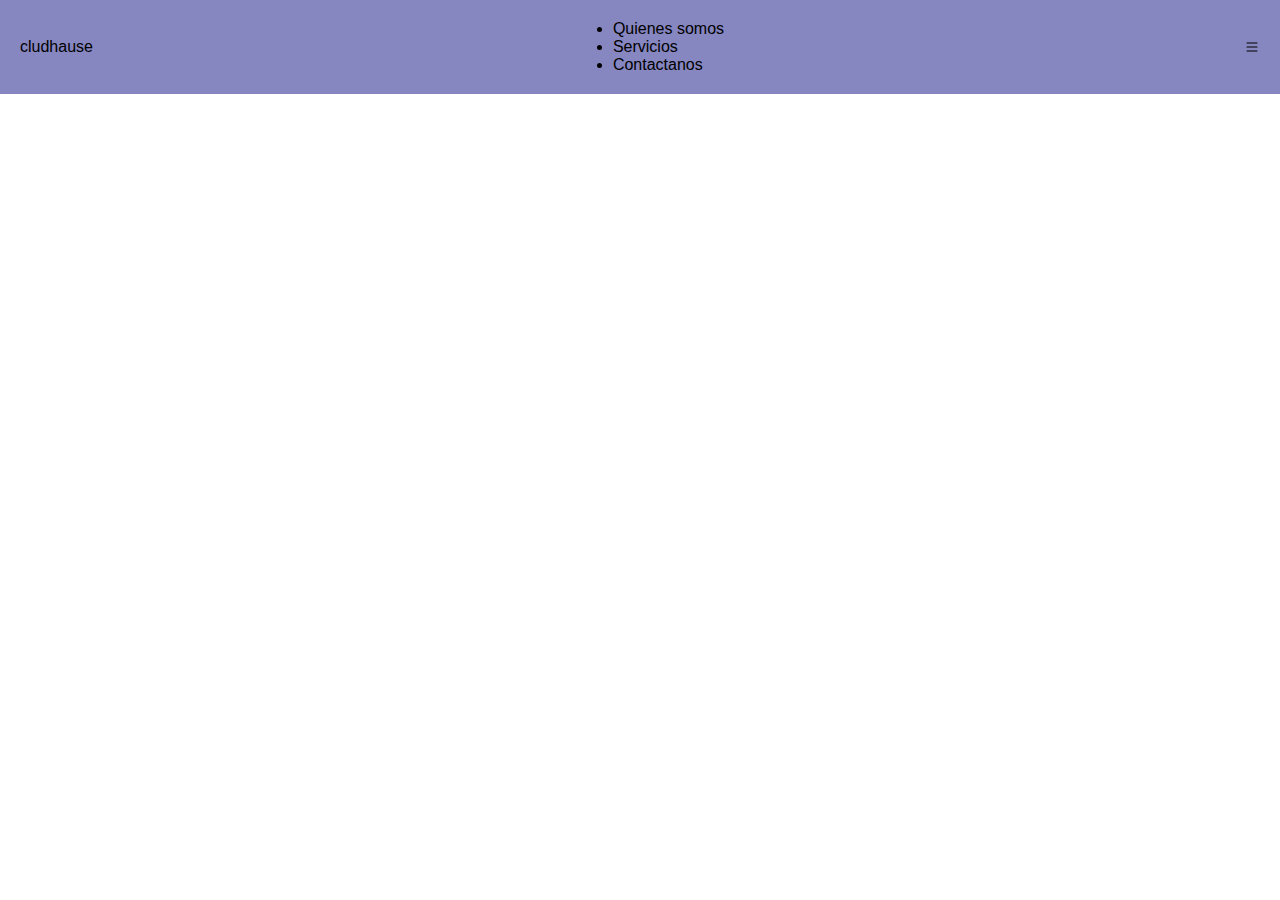
<file: 08-Responsive-Desings/index.html>
<!DOCTYPE html>
<html lang="en">
  <head>
    <meta charset="UTF-8" />
    <meta name="viewport" content="width=device-width, initial-scale=1.0" />
    <title>responsive desing</title>
    <link rel="stylesheet" href="./style.css" />
  </head>
  <body>
    <header>
      <div class="logo">cludhause</div>
      <nav>
        <ul>
          <li>Quienes somos</li>
          <li>Servicios</li>
          <li>Contactanos</li>
        </ul>
      </nav>
      <img src="assets/Iconos/list.svg" alt="" />
    </header>
    <main>
      <h1>somos la mejor institucion de tecnologfia y aprendizaje</h1>
      <p>
        Podemos decir que la tecnología sirve para solucionar de manera más
        efectiva y con más rapidez algunos de los problemas que se nos presentan
        en el día a día a las personas. Se emplea para crear instrumentos,
        herramientas y conocimientos que dan la posibilidad a los humanos de
        cambiar su entorno y adaptarse a él
      </p>
      <p></p>
    </main>
  </body>
</html>
</file>
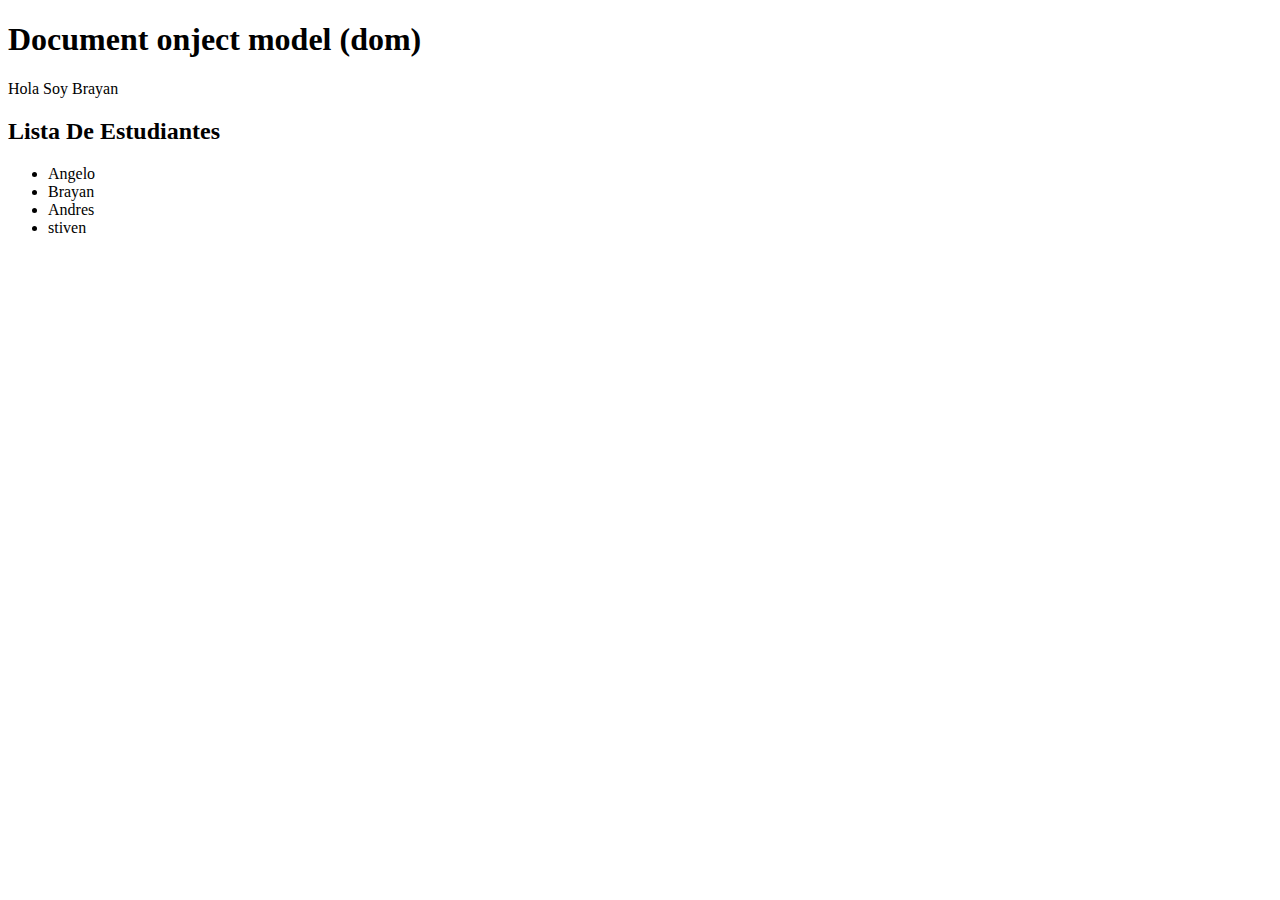
<file: 04-FrontEnd/04-dom/index.html>
<!DOCTYPE html>
<html lang="en">
  <head>
    <meta charset="UTF-8" />
    <meta name="viewport" content="width=device-width, initial-scale=1.0" />
    <title>Document</title>
    <a href="./script.js"></a>
  </head>
  <body>
    <h1>Document onject model (dom)</h1>
    <p class="nomre">Hola Soy Brayan</p>
    <h2>Lista De Estudiantes</h2>
    <ul>
      <li>Angelo</li>
      <li>Brayan</li>
      <li>Andres</li>
      <li id="stiven">stiven</li>
    </ul>
  </body>
</html>
</file>
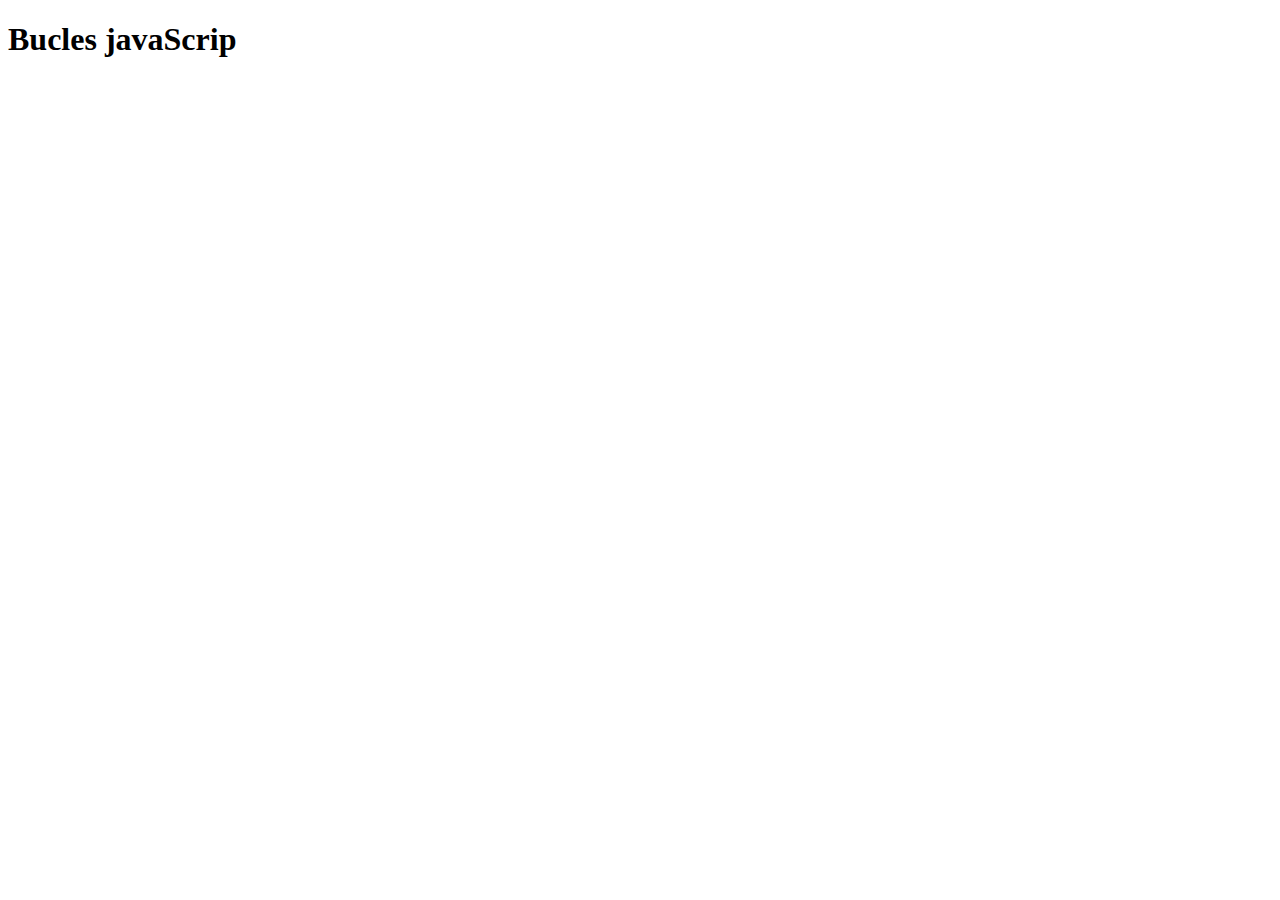
<file: 04-FrontEnd/07-bucles/index.html>
<!DOCTYPE html>
<html lang="en">
  <head>
    <meta charset="UTF-8" />
    <meta name="viewport" content="width=device-width, initial-scale=1.0" />
    <title>Bucles</title>
    <script src="./script.js"></script>
  </head>
  <body>
    <h1>Bucles javaScrip</h1>
  </body>
</html>
</file>
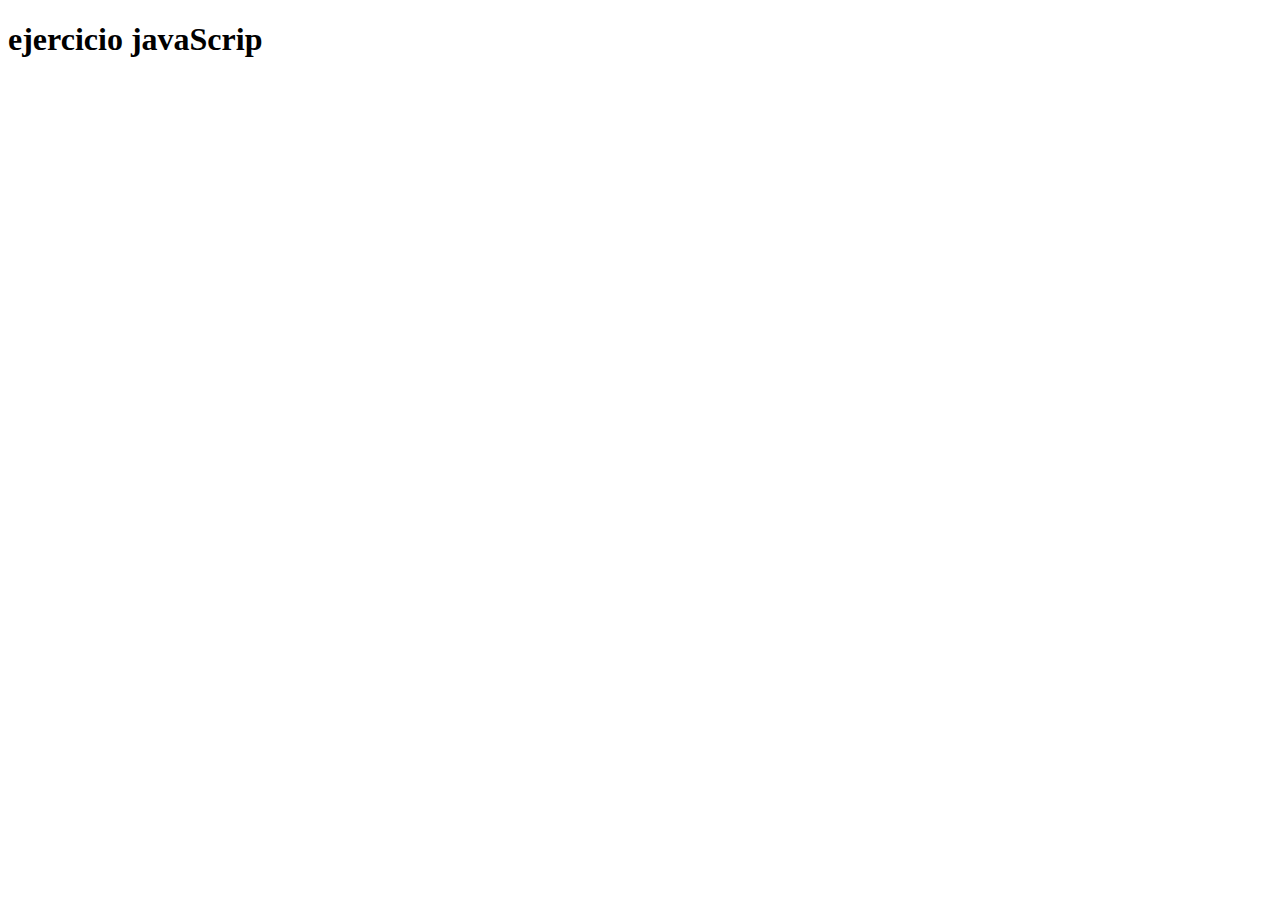
<file: 04-FrontEnd/08-funciones-2/index.html>
<!DOCTYPE html>
<html lang="en">
  <head>
    <meta charset="UTF-8" />
    <meta name="viewport" content="width=device-width, initial-scale=1.0" />
    <title>funciones</title>
    <script src="./script.js"></script>
  </head>
  <body>
    <h1>ejercicio javaScrip</h1>
  </body>
</html>
</file>
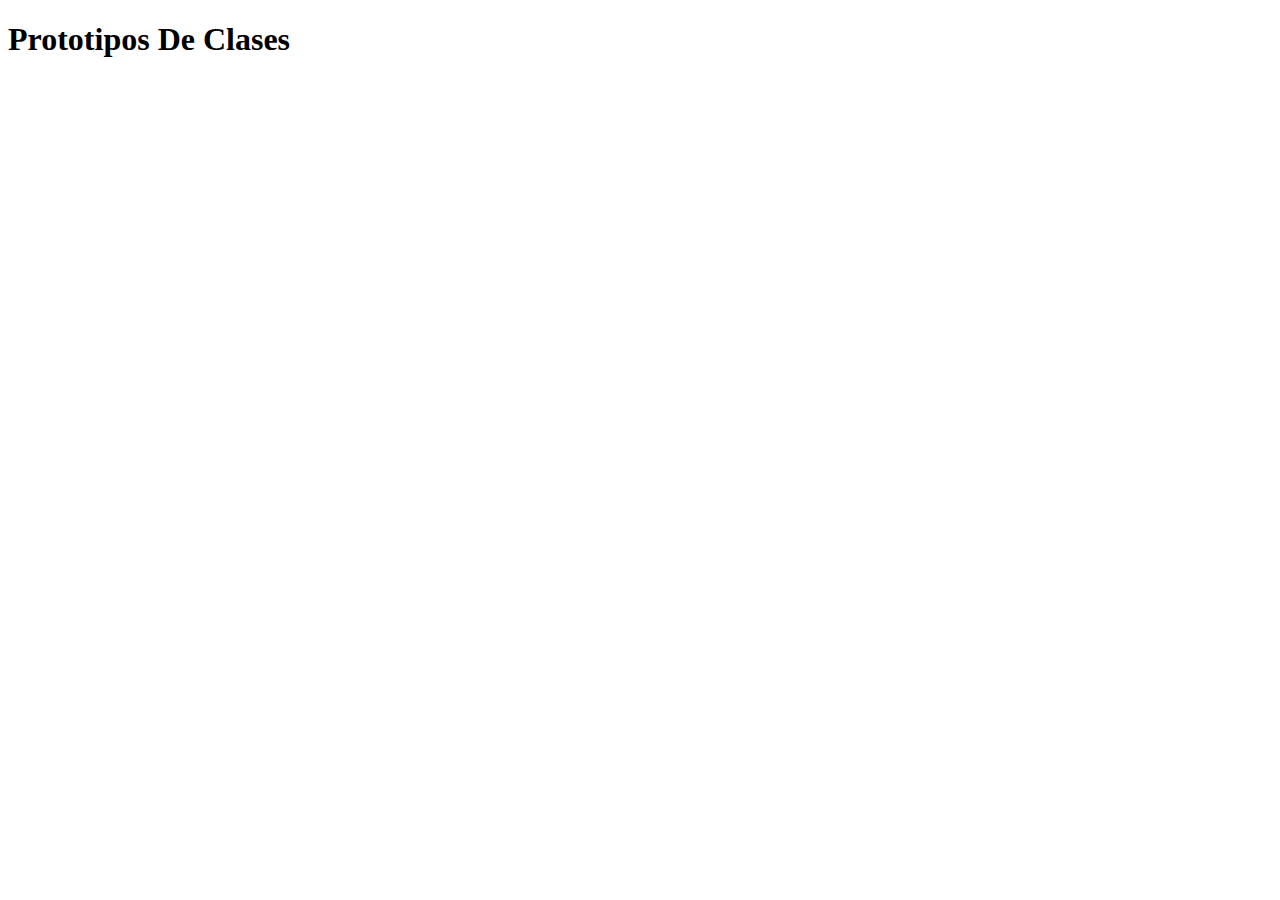
<file: 04-FrontEnd/09-prototipo-clases/index.html>
<!DOCTYPE html>
<html lang="en">
  <head>
    <meta charset="UTF-8" />
    <meta name="viewport" content="width=device-width, initial-scale=1.0" />
    <title>Prototipos De Clases</title>
    <script src="./script.js"></script>
  </head>
  <body>
    <h1>Prototipos De Clases</h1>
  </body>
</html>
</file>
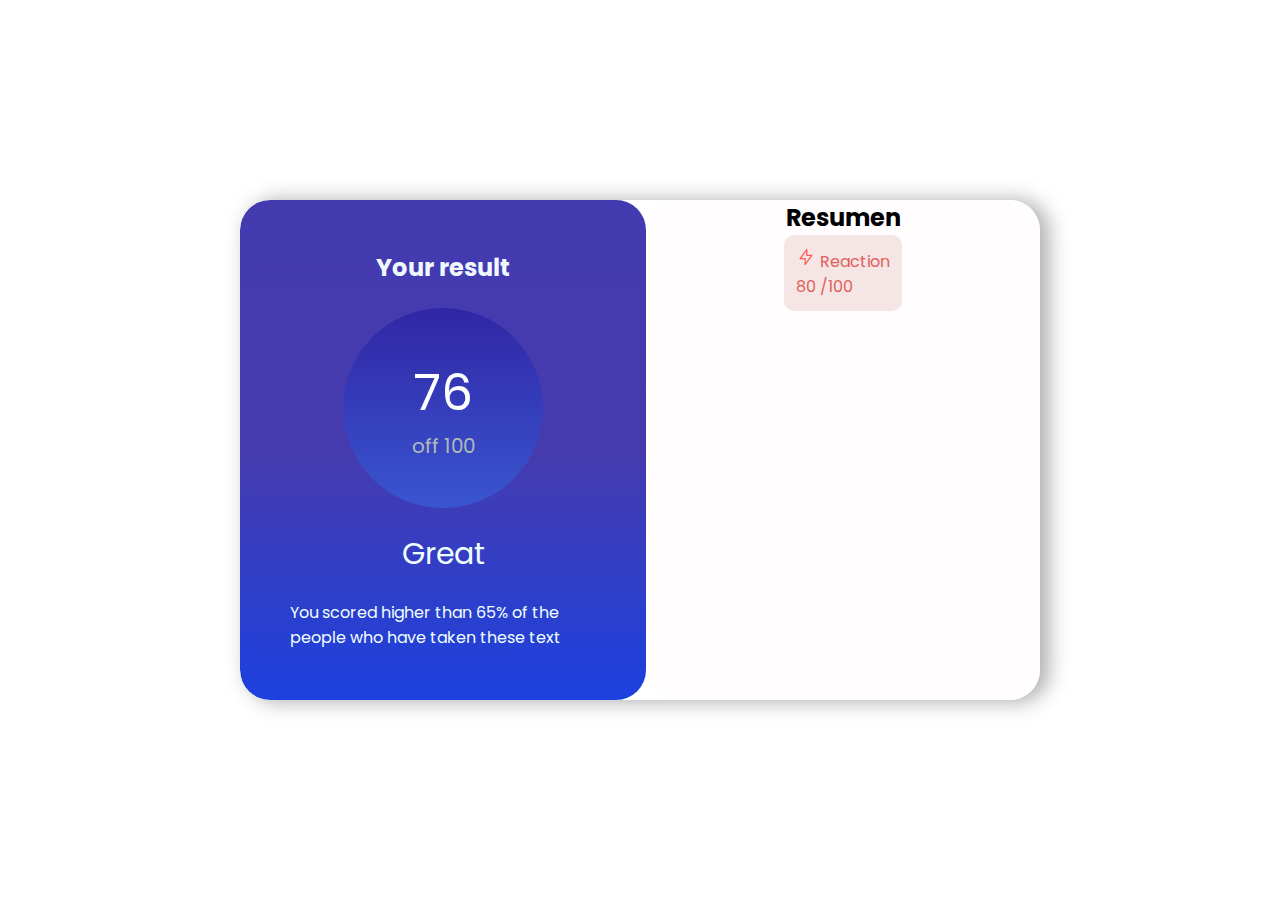
<file: 07-flexbox/ejercicio/index.html>
<!DOCTYPE html>
<html lang="en">
  <head>
    <meta charset="UTF-8" />
    <meta name="viewport" content="width=device-width, initial-scale=1.0" />
    <title>Ejercicio flexbox</title>
    <link rel="stylesheet" href="style.css" />
    <link rel="preconnect" href="https://fonts.googleapis.com" />
    <link rel="preconnect" href="https://fonts.gstatic.com" crossorigin />
    <link
      href="https://fonts.googleapis.com/css2?family=Poppins:ital,wght@0,300;0,400;0,500;0,700;1,300;1,400;1,500;1,700&display=swap"
      rel="stylesheet"
    />
  </head>
  <body>
    <main>
      <div class="contenedor-carta">
        <div class="contenedor-izquierda">
          <h2>Your result</h2>
          <div class="circulo">
            <span class="circulo-numero">76</span>
            <span class="circulo-cien">off 100</span>
          </div>
          <div class="titulo-resultado">Great</div>
          <p>
            You scored higher than 65% of the people who have taken these text
          </p>
        </div>
        <div class="contenedor-derecha">
          <h2>Resumen</h2>
          <div class="habilidades">
            <div class="habilidad">
              <div class="habilidad-izquierda">
                <img src="./images/icon-reaction.svg" alt="rayo" />
                <span>Reaction</span>
                <div>
                  <div class="habilidad-derecha">
                    <span>80</span>
                    <span>/100</span>
                  </div>
                </div>
              </div>
            </div>
          </div>
        </div>
      </div>
    </main>
  </body>
</html>
</file>
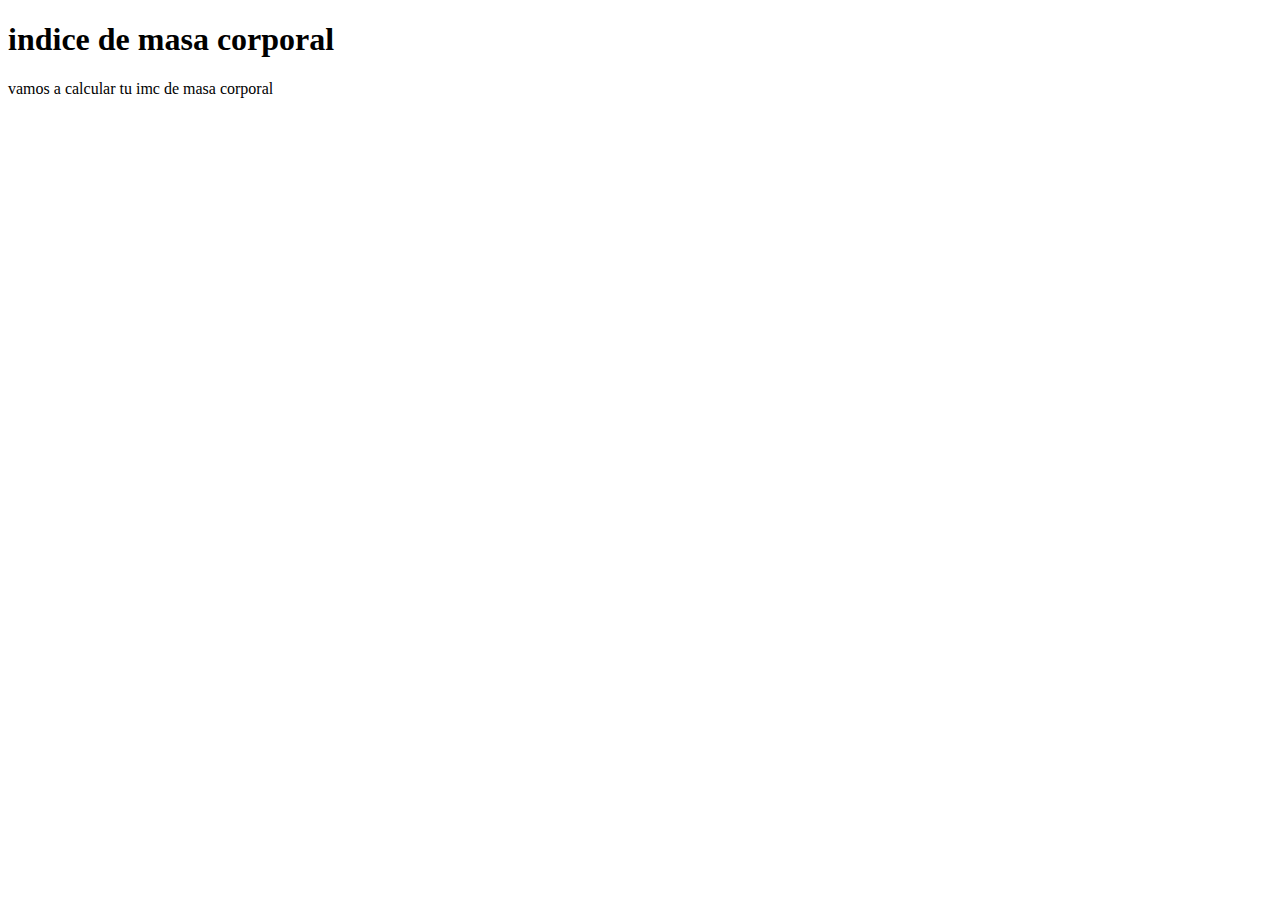
<file: 04-FrontEnd/06-condicionales/Ejercicio/index.html>
<!DOCTYPE html>
<html lang="en">
  <head>
    <meta charset="UTF-8" />
    <meta name="viewport" content="width=device-width, initial-scale=1.0" />
    <title>Indice de masa muscular</title>
    <script src="./script.js"></script>
  </head>
  <body>
    <h1>indice de masa corporal</h1>
    <p>vamos a calcular tu imc de masa corporal</p>
  </body>
</html>
</file>
<file: 08-Responsive-Desings/style.css>
:root {
  --color-principal: rgb(134, 134, 193);
}

* {
  box-sizing: border-box;
  margin: 0;
  padding: 0;
}

body {
  font-family: Arial, Helvetica, sans-serif;
}

header {
  background-color: var(--color-principal);
  display: flex;
  justify-content: space-between;
  align-items: center;
  padding: 20px;
  position: fixed;
  width: 100%;
}

.nav {
  display: none;
}

main {
  padding: 80px 20px 20px 20;
}

@media (min-width:470px) {
    nav {
        display: inline-block;
    }

    
}
</file>
<file: 07-flexbox/ejercicio/style.css>
* {
  margin: 0;
  padding: 0;
  box-sizing: border-box;
}

body {
  font-family: "Poppins", sans-serif;
}

main {
  display: flex;
  justify-content: center;
  align-items: center;
  height: 100vh;
}

.contenedor-carta {
  background-color: rgb(#6541fd);
  width: 800px;
  height: 500px;
  display: flex;
  border-radius: 30px;
  overflow: hidden;
  box-shadow: 8px 1px 20px 1px rgba(34, 37, 40, 0.367);
}

.contenedor-izquierda {
  background: linear-gradient(
    180deg,
    rgba(68, 58, 176, 1) 0%,
    rgba(70, 59, 174, 1) 50%,
    rgba(28, 65, 223, 1) 100%
  );
  width: 450px;
  border-radius: 30px;
  display: flex;
  flex-direction: column;
  justify-content: space-between;
  padding: 50px;
  align-items: center;
}

.contenedor-izquierda h2 {
  color: aliceblue;
}

.circulo {
  background: linear-gradient(
    180deg,
    rgb(48, 38, 165) 0%,
    rgb(58, 85, 208) 100%
  );
  border-radius: 50%;
  width: 200px;
  height: 200px;
  display: flex;
  flex-direction: column;
  justify-content: center;
  align-items: center;
}

.circulo-numero {
  font-size: 50px;
  color: rgb(253, 255, 255);
}

.circulo-cien {
  font-size: 20px;
  color: rgb(177, 186, 186);
}

.titulo-resultado {
  color: azure;
  font-size: 30px;
}

.contenedor-izquierda p {
  color: azure;
}

.contenedor-derecha {
  background: rgb(255, 253, 253);
  width: 450px;
  border-radius: 30px;
  display: flex;
  flex-direction: column;
  align-items: center;
}

.habilidad {
  display: flex;
  justify-content: space-between;
  background-color: #f5e5e5;
  padding: 12px;
  border-radius: 10px;
  color: rgb(225, 96, 91);
  font-weight: 600px;
}
</file>
